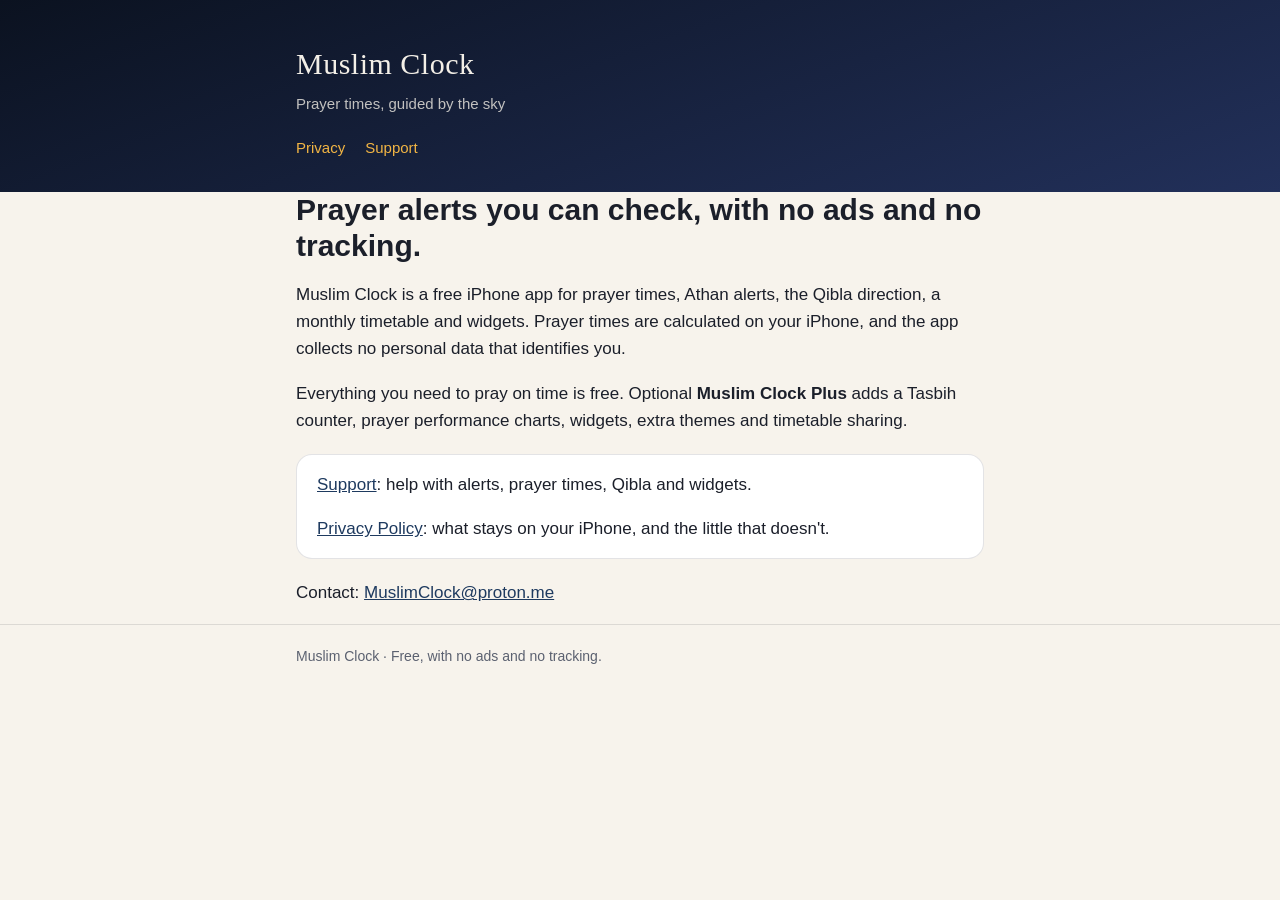
<file: index.html>
<!doctype html>
<html lang="en">
<head>
  <meta charset="utf-8">
  <meta name="viewport" content="width=device-width, initial-scale=1">
  <title>Muslim Clock</title>
  <meta name="description" content="Prayer times, Athan alerts, Qibla and widgets for iPhone. Free, with no ads and no tracking.">
  <link rel="stylesheet" href="style.css">
</head>
<body>
  <header>
    <div class="wrap">
      <a class="brand" href="index.html">Muslim Clock</a>
      <span class="tagline">Prayer times, guided by the sky</span>
      <nav><a href="privacy.html">Privacy</a><a href="support.html">Support</a></nav>
    </div>
  </header>

  <main class="wrap">
    <h1>Prayer alerts you can check, with no ads and no tracking.</h1>
    <p>Muslim Clock is a free iPhone app for prayer times, Athan alerts, the Qibla direction, a monthly timetable and widgets. Prayer times are calculated on your iPhone, and the app collects no personal data that identifies you.</p>
    <p>Everything you need to pray on time is free. Optional <strong>Muslim Clock Plus</strong> adds a Tasbih counter, prayer performance charts, widgets, extra themes and timetable sharing.</p>

    <div class="card">
      <p><a href="support.html">Support</a>: help with alerts, prayer times, Qibla and widgets.</p>
      <p><a href="privacy.html">Privacy Policy</a>: what stays on your iPhone, and the little that doesn't.</p>
    </div>

    <p>Contact: <a href="mailto:MuslimClock@proton.me">MuslimClock@proton.me</a></p>
  </main>

  <footer><div class="wrap">Muslim Clock · Free, with no ads and no tracking.</div></footer>
</body>
</html>
</file>
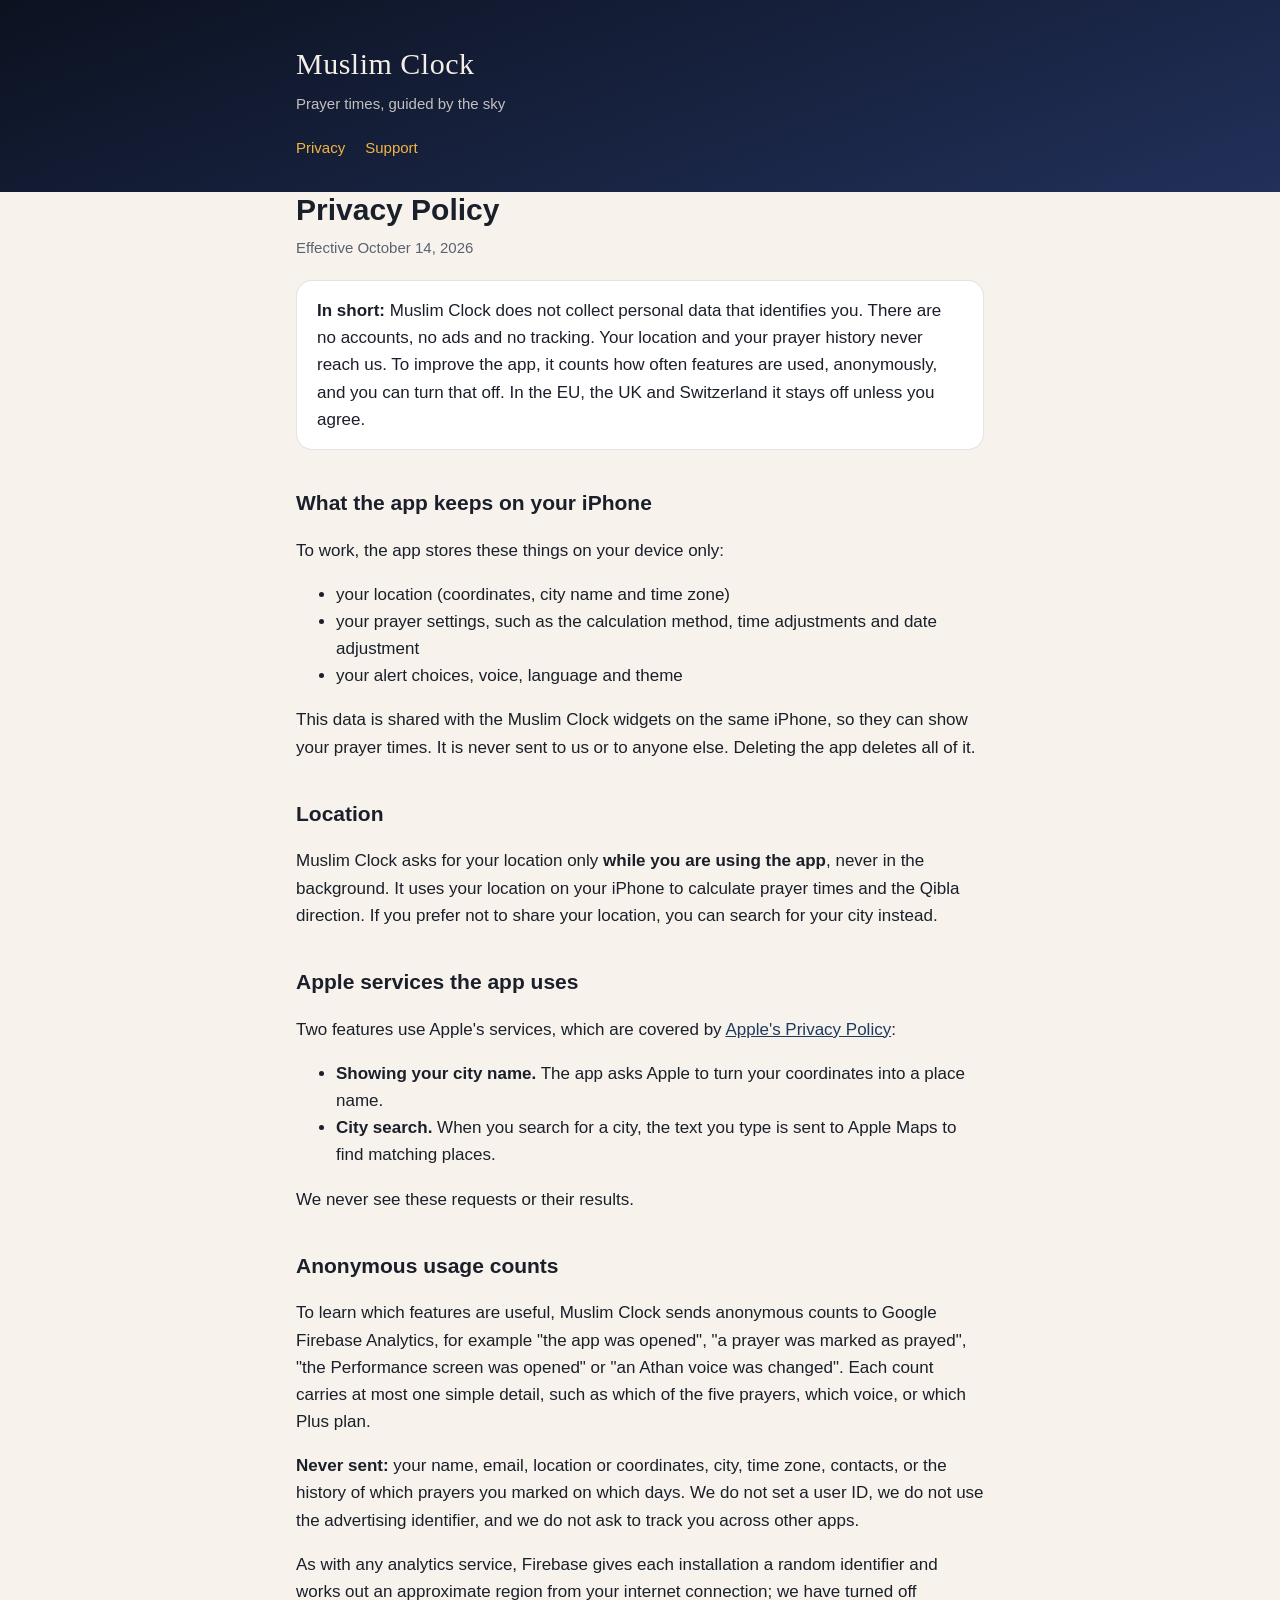
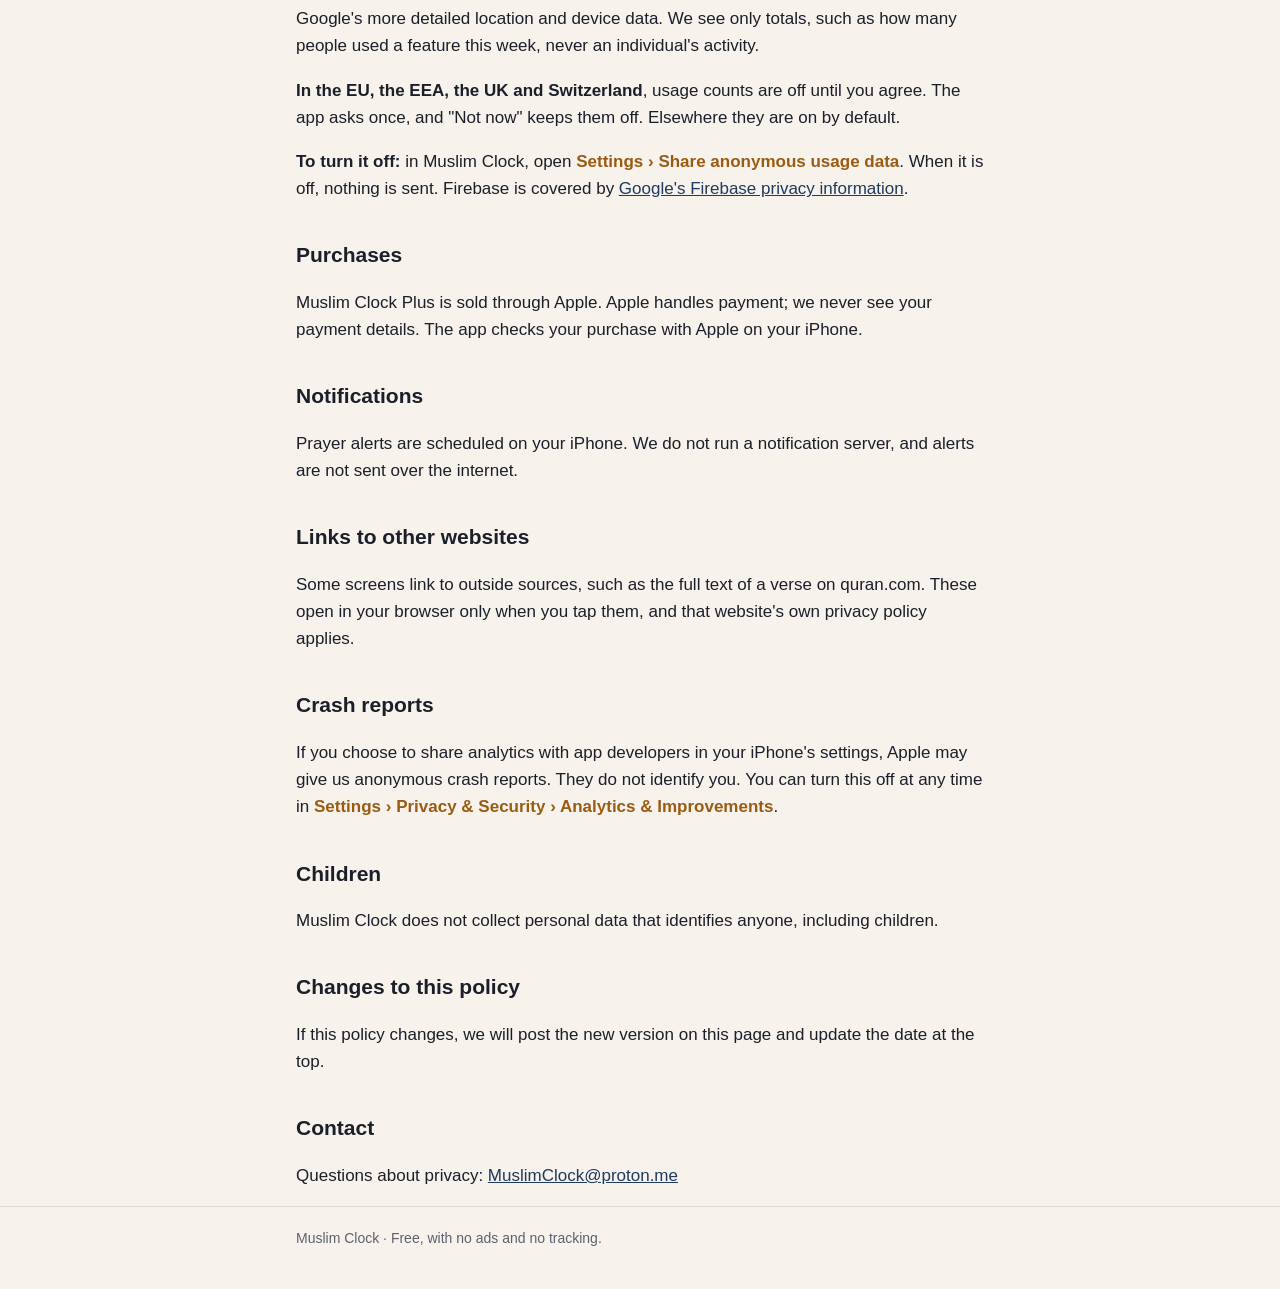
<file: privacy.html>
<!doctype html>
<html lang="en">
<head>
  <meta charset="utf-8">
  <meta name="viewport" content="width=device-width, initial-scale=1">
  <title>Privacy Policy · Muslim Clock</title>
  <meta name="description" content="Muslim Clock does not collect personal data. No accounts, ads, analytics or tracking.">
  <link rel="stylesheet" href="style.css">
</head>
<body>
  <header>
    <div class="wrap">
      <a class="brand" href="index.html">Muslim Clock</a>
      <span class="tagline">Prayer times, guided by the sky</span>
      <nav><a href="privacy.html">Privacy</a><a href="support.html">Support</a></nav>
    </div>
  </header>

  <main class="wrap">
    <h1>Privacy Policy</h1>
    <p class="meta">Effective October 14, 2026</p>

    <div class="card">
      <p><strong>In short:</strong> Muslim Clock does not collect personal data that identifies you. There are no accounts, no ads and no tracking. Your location and your prayer history never reach us. To improve the app, it counts how often features are used, anonymously, and you can turn that off. In the EU, the UK and Switzerland it stays off unless you agree.</p>
    </div>

    <h2>What the app keeps on your iPhone</h2>
    <p>To work, the app stores these things on your device only:</p>
    <ul>
      <li>your location (coordinates, city name and time zone)</li>
      <li>your prayer settings, such as the calculation method, time adjustments and date adjustment</li>
      <li>your alert choices, voice, language and theme</li>
    </ul>
    <p>This data is shared with the Muslim Clock widgets on the same iPhone, so they can show your prayer times. It is never sent to us or to anyone else. Deleting the app deletes all of it.</p>

    <h2>Location</h2>
    <p>Muslim Clock asks for your location only <strong>while you are using the app</strong>, never in the background. It uses your location on your iPhone to calculate prayer times and the Qibla direction. If you prefer not to share your location, you can search for your city instead.</p>

    <h2>Apple services the app uses</h2>
    <p>Two features use Apple's services, which are covered by <a href="https://www.apple.com/legal/privacy/">Apple's Privacy Policy</a>:</p>
    <ul>
      <li><strong>Showing your city name.</strong> The app asks Apple to turn your coordinates into a place name.</li>
      <li><strong>City search.</strong> When you search for a city, the text you type is sent to Apple Maps to find matching places.</li>
    </ul>
    <p>We never see these requests or their results.</p>

    <h2>Anonymous usage counts</h2>
    <p>To learn which features are useful, Muslim Clock sends anonymous counts to Google Firebase Analytics, for example "the app was opened", "a prayer was marked as prayed", "the Performance screen was opened" or "an Athan voice was changed". Each count carries at most one simple detail, such as which of the five prayers, which voice, or which Plus plan.</p>
    <p><strong>Never sent:</strong> your name, email, location or coordinates, city, time zone, contacts, or the history of which prayers you marked on which days. We do not set a user ID, we do not use the advertising identifier, and we do not ask to track you across other apps.</p>
    <p>As with any analytics service, Firebase gives each installation a random identifier and works out an approximate region from your internet connection; we have turned off Google's more detailed location and device data. We see only totals, such as how many people used a feature this week, never an individual's activity.</p>
    <p><strong>In the EU, the EEA, the UK and Switzerland</strong>, usage counts are off until you agree. The app asks once, and "Not now" keeps them off. Elsewhere they are on by default.</p>
    <p><strong>To turn it off:</strong> in Muslim Clock, open <span class="path">Settings › Share anonymous usage data</span>. When it is off, nothing is sent. Firebase is covered by <a href="https://firebase.google.com/support/privacy">Google's Firebase privacy information</a>.</p>

    <h2>Purchases</h2>
    <p>Muslim Clock Plus is sold through Apple. Apple handles payment; we never see your payment details. The app checks your purchase with Apple on your iPhone.</p>

    <h2>Notifications</h2>
    <p>Prayer alerts are scheduled on your iPhone. We do not run a notification server, and alerts are not sent over the internet.</p>

    <h2>Links to other websites</h2>
    <p>Some screens link to outside sources, such as the full text of a verse on quran.com. These open in your browser only when you tap them, and that website's own privacy policy applies.</p>

    <h2>Crash reports</h2>
    <p>If you choose to share analytics with app developers in your iPhone's settings, Apple may give us anonymous crash reports. They do not identify you. You can turn this off at any time in <span class="path">Settings › Privacy &amp; Security › Analytics &amp; Improvements</span>.</p>

    <h2>Children</h2>
    <p>Muslim Clock does not collect personal data that identifies anyone, including children.</p>

    <h2>Changes to this policy</h2>
    <p>If this policy changes, we will post the new version on this page and update the date at the top.</p>

    <h2>Contact</h2>
    <p>Questions about privacy: <a href="mailto:MuslimClock@proton.me">MuslimClock@proton.me</a></p>
  </main>

  <footer><div class="wrap">Muslim Clock · Free, with no ads and no tracking.</div></footer>
</body>
</html>
</file>
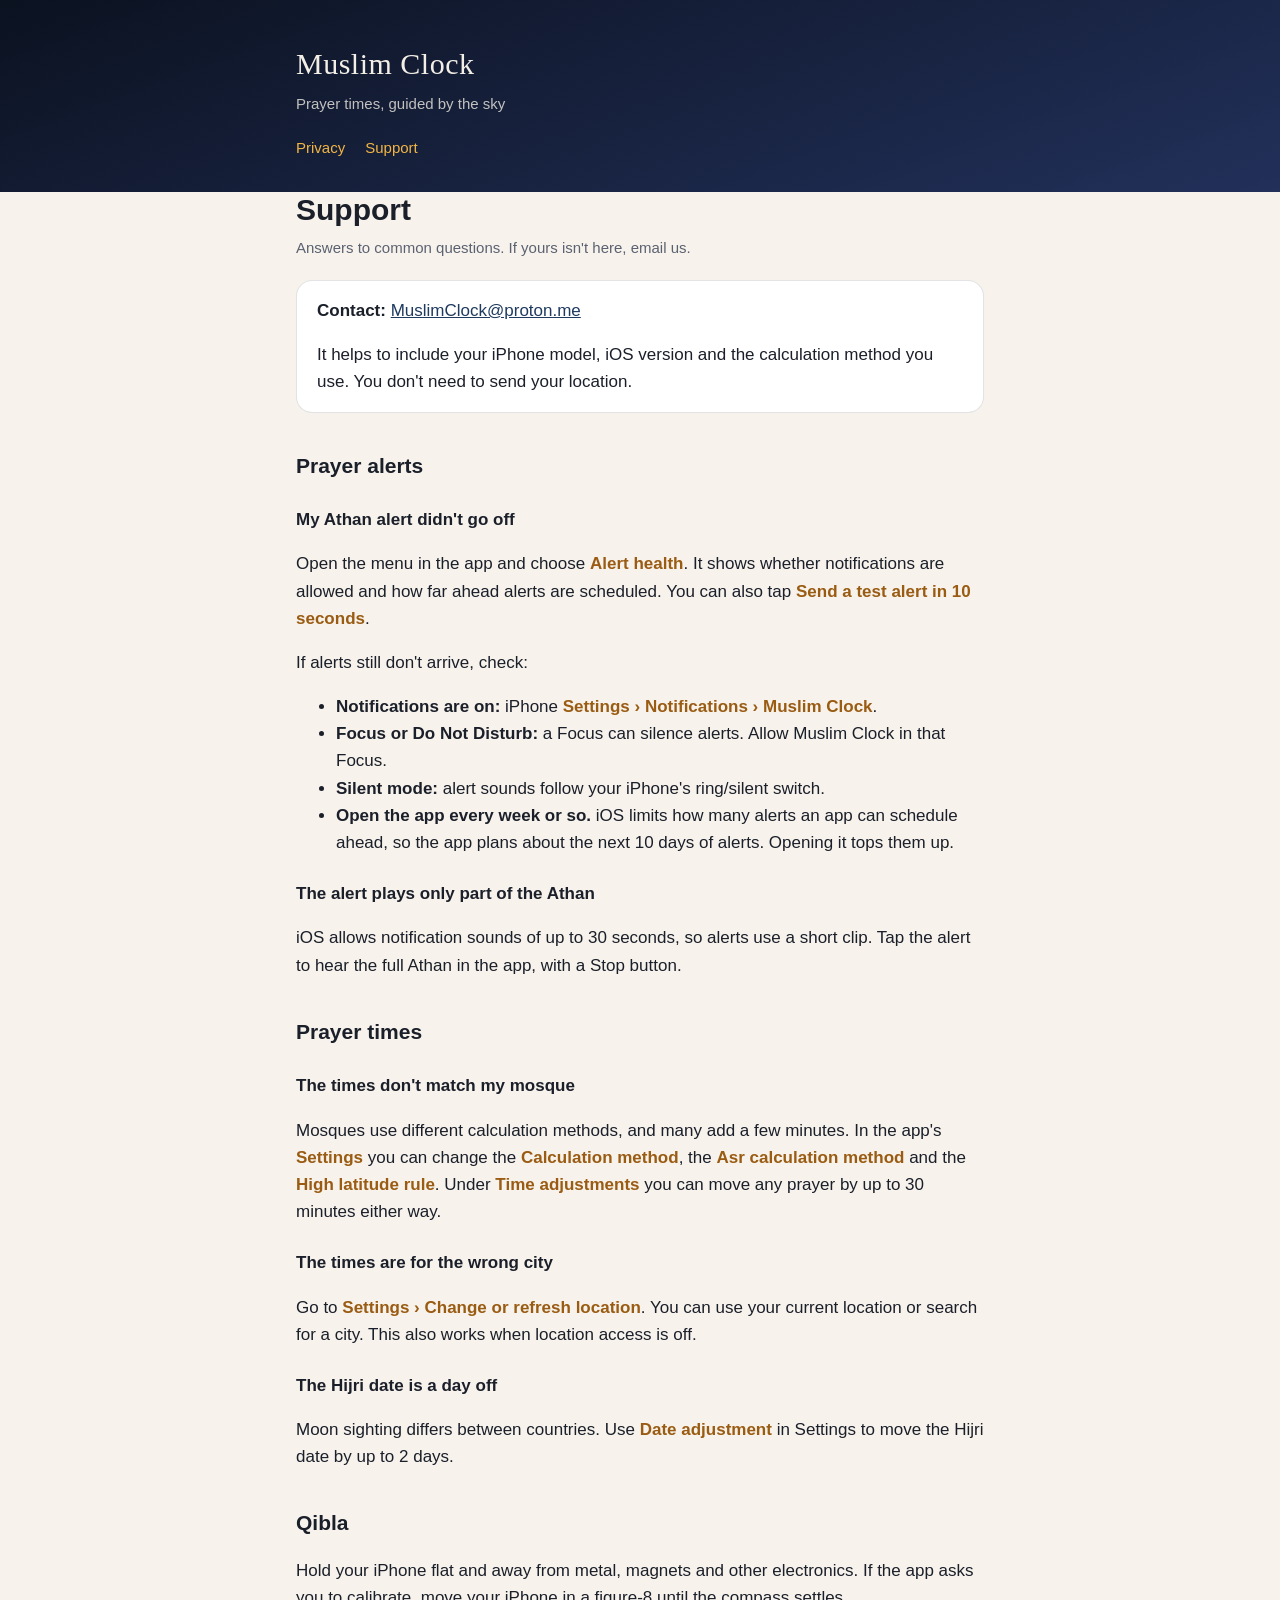
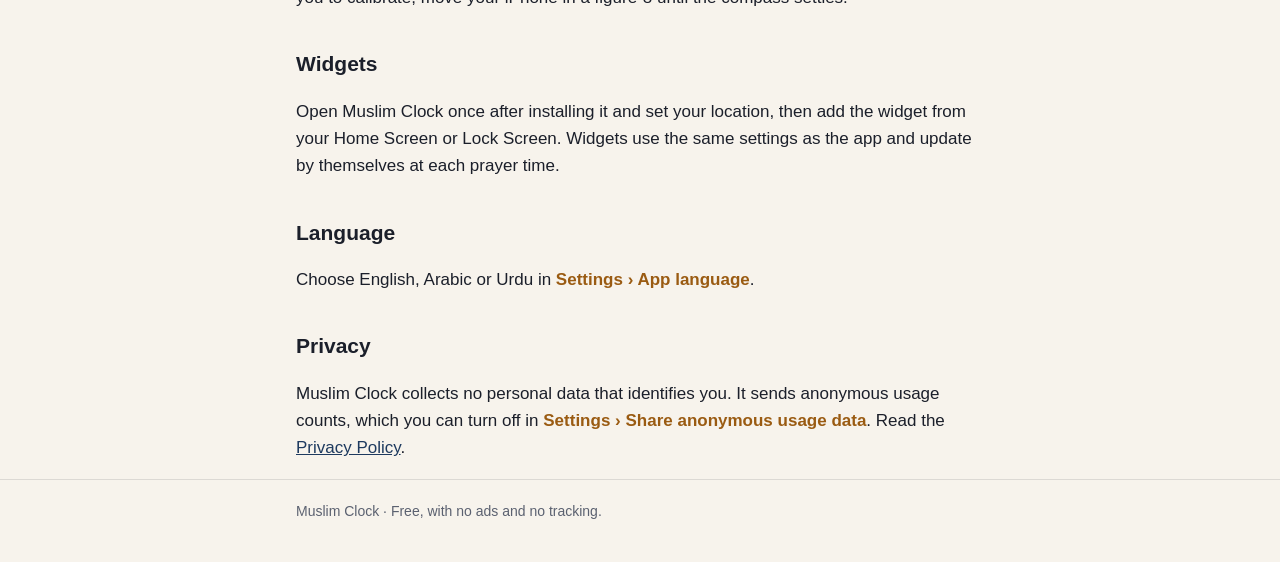
<file: support.html>
<!doctype html>
<html lang="en">
<head>
  <meta charset="utf-8">
  <meta name="viewport" content="width=device-width, initial-scale=1">
  <title>Support · Muslim Clock</title>
  <meta name="description" content="Help with Muslim Clock: prayer alerts, prayer times, Qibla, widgets and settings.">
  <link rel="stylesheet" href="style.css">
</head>
<body>
  <header>
    <div class="wrap">
      <a class="brand" href="index.html">Muslim Clock</a>
      <span class="tagline">Prayer times, guided by the sky</span>
      <nav><a href="privacy.html">Privacy</a><a href="support.html">Support</a></nav>
    </div>
  </header>

  <main class="wrap">
    <h1>Support</h1>
    <p class="meta">Answers to common questions. If yours isn't here, email us.</p>

    <div class="card">
      <p><strong>Contact:</strong> <a href="mailto:MuslimClock@proton.me">MuslimClock@proton.me</a></p>
      <p>It helps to include your iPhone model, iOS version and the calculation method you use. You don't need to send your location.</p>
    </div>

    <h2>Prayer alerts</h2>

    <h3>My Athan alert didn't go off</h3>
    <p>Open the menu in the app and choose <span class="path">Alert health</span>. It shows whether notifications are allowed and how far ahead alerts are scheduled. You can also tap <span class="path">Send a test alert in 10 seconds</span>.</p>
    <p>If alerts still don't arrive, check:</p>
    <ul>
      <li><strong>Notifications are on:</strong> iPhone <span class="path">Settings › Notifications › Muslim Clock</span>.</li>
      <li><strong>Focus or Do Not Disturb:</strong> a Focus can silence alerts. Allow Muslim Clock in that Focus.</li>
      <li><strong>Silent mode:</strong> alert sounds follow your iPhone's ring/silent switch.</li>
      <li><strong>Open the app every week or so.</strong> iOS limits how many alerts an app can schedule ahead, so the app plans about the next 10 days of alerts. Opening it tops them up.</li>
    </ul>

    <h3>The alert plays only part of the Athan</h3>
    <p>iOS allows notification sounds of up to 30 seconds, so alerts use a short clip. Tap the alert to hear the full Athan in the app, with a Stop button.</p>

    <h2>Prayer times</h2>

    <h3>The times don't match my mosque</h3>
    <p>Mosques use different calculation methods, and many add a few minutes. In the app's <span class="path">Settings</span> you can change the <span class="path">Calculation method</span>, the <span class="path">Asr calculation method</span> and the <span class="path">High latitude rule</span>. Under <span class="path">Time adjustments</span> you can move any prayer by up to 30 minutes either way.</p>

    <h3>The times are for the wrong city</h3>
    <p>Go to <span class="path">Settings › Change or refresh location</span>. You can use your current location or search for a city. This also works when location access is off.</p>

    <h3>The Hijri date is a day off</h3>
    <p>Moon sighting differs between countries. Use <span class="path">Date adjustment</span> in Settings to move the Hijri date by up to 2 days.</p>

    <h2>Qibla</h2>
    <p>Hold your iPhone flat and away from metal, magnets and other electronics. If the app asks you to calibrate, move your iPhone in a figure-8 until the compass settles.</p>

    <h2>Widgets</h2>
    <p>Open Muslim Clock once after installing it and set your location, then add the widget from your Home Screen or Lock Screen. Widgets use the same settings as the app and update by themselves at each prayer time.</p>

    <h2>Language</h2>
    <p>Choose English, Arabic or Urdu in <span class="path">Settings › App language</span>.</p>

    <h2>Privacy</h2>
    <p>Muslim Clock collects no personal data that identifies you. It sends anonymous usage counts, which you can turn off in <span class="path">Settings › Share anonymous usage data</span>. Read the <a href="privacy.html">Privacy Policy</a>.</p>
  </main>

  <footer><div class="wrap">Muslim Clock · Free, with no ads and no tracking.</div></footer>
</body>
</html>
</file>
<file: style.css>
/* Colours mirror spec/design-tokens.json (background, surface, text, primary, accent). */
:root {
  color-scheme: light dark;
  --bg: #F7F3EC;
  --surface: #FFFFFF;
  --text: #1B1F2A;
  --muted: #5B6170;
  --primary: #1E3A5F;
  --accent: #9A5B12;
  --line: rgba(27, 31, 42, 0.12);
}

@media (prefers-color-scheme: dark) {
  :root {
    --bg: #0B1220;
    --surface: #141C2E;
    --text: #F3EFE7;
    --muted: #A9B0BF;
    --primary: #9DBDF0;
    --accent: #F2B544;
    --line: rgba(243, 239, 231, 0.14);
  }
}

* { box-sizing: border-box; }

body {
  margin: 0;
  background: var(--bg);
  color: var(--text);
  font: 17px/1.6 -apple-system, BlinkMacSystemFont, "Segoe UI", Roboto, "Helvetica Neue", Arial, sans-serif;
}

header {
  background: linear-gradient(160deg, #0B1220, #22305A);
  color: #F3EFE7;
  padding: 40px 16px 32px;
}

header .wrap { display: flex; flex-direction: column; gap: 4px; }
header a { color: inherit; text-decoration: none; }
.brand { font-family: Georgia, "Times New Roman", serif; font-size: 30px; letter-spacing: 0.5px; }
.tagline { color: rgba(243, 239, 231, 0.78); font-size: 15px; }

nav { display: flex; gap: 20px; margin-top: 16px; font-size: 15px; }
nav a { color: #F2B544; }

.wrap { max-width: 720px; margin: 0 auto; padding: 0 16px; }
main { padding: 32px 0 48px; }

h1 { font-size: 30px; line-height: 1.2; margin: 0 0 8px; }
h2 { font-size: 21px; margin: 36px 0 8px; }
h3 { font-size: 17px; margin: 24px 0 4px; }
p, li { color: var(--text); }
.meta { color: var(--muted); font-size: 15px; margin-top: 0; }
a { color: var(--primary); }
strong { font-weight: 600; }

.card {
  background: var(--surface);
  border: 1px solid var(--line);
  border-radius: 16px;
  padding: 16px 20px;
  margin: 20px 0;
}
.card p:first-child { margin-top: 0; }
.card p:last-child, .card ul:last-child { margin-bottom: 0; }

.path { color: var(--accent); font-weight: 600; }

footer {
  border-top: 1px solid var(--line);
  color: var(--muted);
  font-size: 14px;
  padding: 20px 0 40px;
}
</file>
